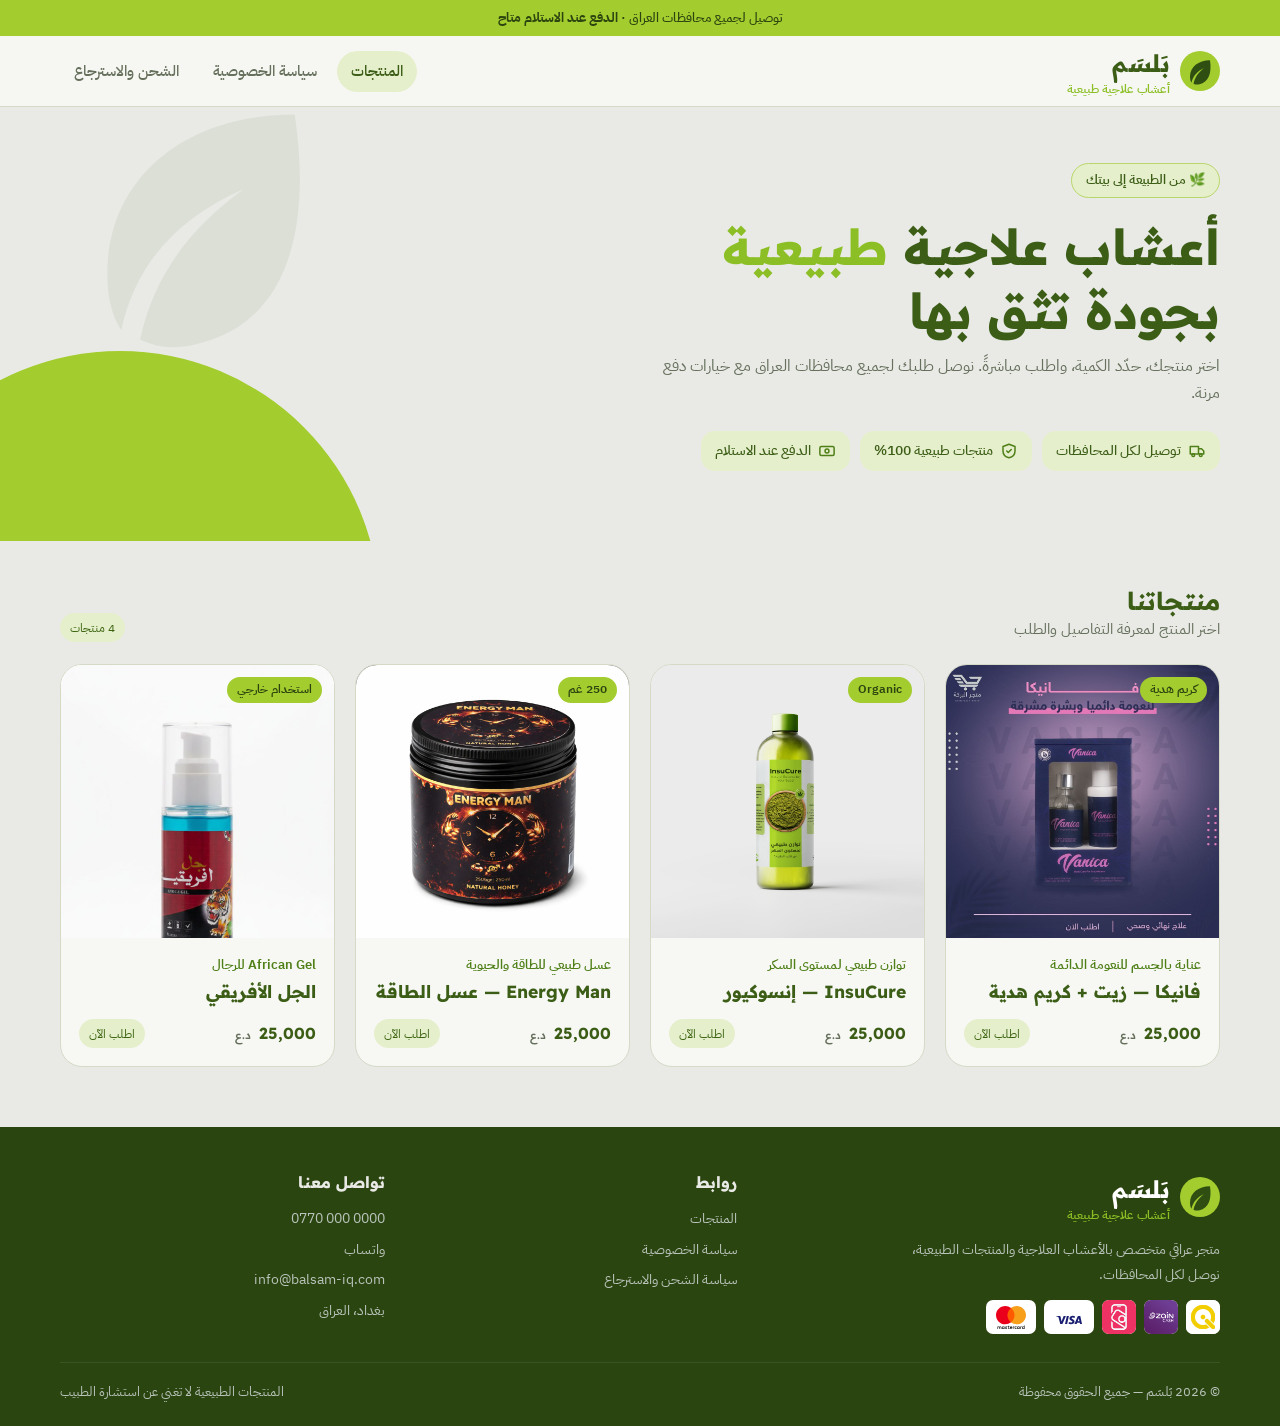
<file: index.html>
<!doctype html>
<html lang="ar" dir="rtl">
<head>
<meta charset="utf-8">
<meta name="viewport" content="width=device-width,initial-scale=1">
<title>بَلسَم | أعشاب علاجية طبيعية</title>
<meta name="description" content="بَلسَم — متجر عراقي للأعشاب العلاجية والمنتجات الطبيعية. توصيل لكل المحافظات والدفع عبر سوبر كي وزين كاش وفاست باي والبطاقات أو عند الاستلام.">
<meta name="theme-color" content="#a3cc2e">
<link rel="icon" href="assets/favicon.svg" type="image/svg+xml">
<link rel="preconnect" href="https://fonts.googleapis.com"><link rel="preconnect" href="https://fonts.gstatic.com" crossorigin>
<link href="https://fonts.googleapis.com/css2?family=IBM+Plex+Sans+Arabic:wght@400;500;600;700&family=Readex+Pro:wght@500;600;700&display=swap" rel="stylesheet">
<link rel="stylesheet" href="assets/style.css">
<script src="assets/pixel.js"></script>
</head>
<body data-page="home">
<main>
  <section class="hero">
    <svg class="leaves" viewBox="0 0 64 64"><path d="M52 8C28 8 12 22 12 42c0 5 1 9 3 12 3-14 12-24 26-30-11 8-19 18-22 32 4 2 8 2 12 1 18-4 25-22 21-49Z"/></svg>
    <div class="wrap">
      <span class="eyebrow">🌿 من الطبيعة إلى بيتك</span>
      <h1>أعشاب علاجية <em>طبيعية</em><br>بجودة تثق بها</h1>
      <p>اختر منتجك، حدّد الكمية، واطلب مباشرةً. نوصل طلبك لجميع محافظات العراق مع خيارات دفع مرنة.</p>
      <div class="trust">
        <span><svg viewBox="0 0 24 24" fill="none" stroke="currentColor" stroke-width="2" stroke-linecap="round" stroke-linejoin="round"><path d="M3 6h11v10H3zM14 9h4l3 3v4h-7"/><circle cx="7" cy="17.5" r="1.8"/><circle cx="17" cy="17.5" r="1.8"/></svg>توصيل لكل المحافظات</span>
        <span><svg viewBox="0 0 24 24" fill="none" stroke="currentColor" stroke-width="2" stroke-linecap="round" stroke-linejoin="round"><path d="M12 3 4 6v6c0 5 3.5 8 8 9 4.5-1 8-4 8-9V6z"/><path d="m9 12 2 2 4-4"/></svg>منتجات طبيعية 100%</span>
        <span><svg viewBox="0 0 24 24" fill="none" stroke="currentColor" stroke-width="2" stroke-linecap="round"><rect x="2.5" y="6" width="19" height="12" rx="2"/><circle cx="12" cy="12" r="2.6"/></svg>الدفع عند الاستلام</span>
      </div>
    </div>
  </section>

  <section class="section" id="products">
    <div class="wrap">
      <div class="sec-head"><div><h2>منتجاتنا</h2><p>اختر المنتج لمعرفة التفاصيل والطلب</p></div><span class="chip" id="count"></span></div>
      <div class="grid" id="grid"></div>
    </div>
  </section>
</main>
<script src="assets/config.js"></script>
<script src="assets/app.js"></script>
</body>
</html>
</file>
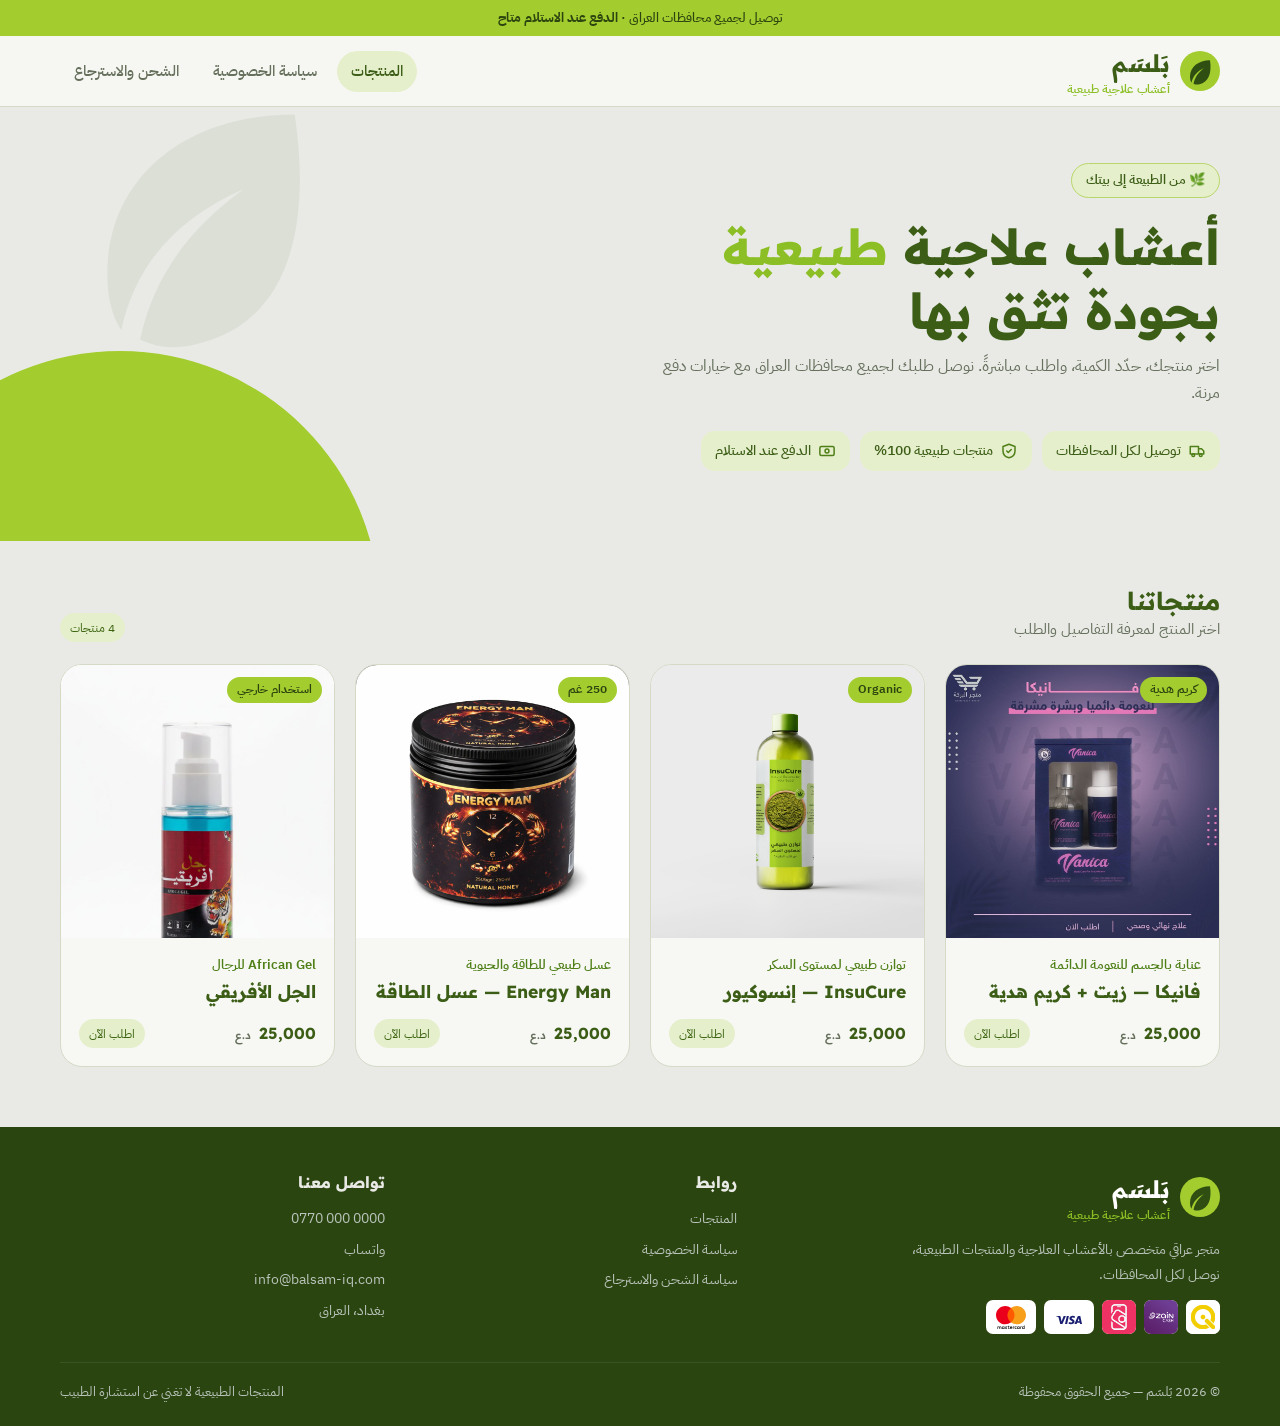
<file: checkout.html>
<!doctype html>
<html lang="ar" dir="rtl">
<head>
<meta charset="utf-8">
<meta name="viewport" content="width=device-width,initial-scale=1">
<title>إتمام الطلب | بَلسَم</title>
<meta name="theme-color" content="#a3cc2e">
<meta name="robots" content="noindex">
<link rel="icon" href="assets/favicon.svg" type="image/svg+xml">
<link rel="preconnect" href="https://fonts.googleapis.com"><link rel="preconnect" href="https://fonts.gstatic.com" crossorigin>
<link href="https://fonts.googleapis.com/css2?family=IBM+Plex+Sans+Arabic:wght@400;500;600;700&family=Readex+Pro:wght@500;600;700&display=swap" rel="stylesheet">
<link rel="stylesheet" href="assets/style.css">
<script src="assets/pixel.js"></script>
</head>
<body data-page="checkout">
<main class="wrap">
  <div class="crumbs"><a href="./">المنتجات</a> / إتمام الطلب</div>
  <form id="form" class="checkout" novalidate>
    <div>
      <section class="panel">
        <h2><span class="num">1</span> معلومات التواصل</h2>
        <div class="fields">
          <div class="f full"><label for="phone">رقم الهاتف <i>*</i></label><input id="phone" type="tel" dir="ltr" inputmode="tel" autocomplete="tel" placeholder="07XX XXX XXXX"><span class="err"></span></div>
        </div>
      </section>

      <section class="panel">
        <h2><span class="num">2</span> عنوان التوصيل</h2>
        <div class="fields">
          <div class="f"><label for="gov">المحافظة <i>*</i></label><select id="gov"></select><span class="err"></span></div>
          <div class="f"><label for="area">المنطقة / الحي <i>*</i></label><input id="area" placeholder="مثال: المنصور"><span class="err"></span></div>
          <div class="f full"><label for="address">العنوان الكامل <i>*</i></label><input id="address" autocomplete="street-address" placeholder="المحلة، الزقاق، رقم الدار"><span class="err"></span></div>
          <div class="f full"><label for="landmark">أقرب نقطة دالة</label><input id="landmark" placeholder="مثال: قرب جامع … / مقابل مدرسة …"></div>
          <div class="f full"><label for="notes">ملاحظات (اختياري)</label><textarea id="notes" placeholder="أي ملاحظة على الطلب أو وقت التوصيل"></textarea></div>
        </div>
      </section>

      <section class="panel">
        <h2><span class="num">3</span> طريقة الدفع</h2>
        <div class="methods" id="methods"></div>
        <div class="method-note" id="mnote"></div>
      </section>
    </div>

    <aside class="panel summary">
      <h2>ملخص الطلب</h2>
      <div class="sitem" id="sitem"></div>
      <div class="editq"><span style="font-weight:600;font-size:.92rem">الكمية</span>
        <div class="qty"><button type="button" data-d="1" aria-label="زيادة">+</button><input id="cq" type="number" min="1" max="99" inputmode="numeric"><button type="button" data-d="-1" aria-label="إنقاص">−</button></div>
      </div>
      <div class="lines">
        <div><span>المجموع <span id="l-qty"></span></span><span class="price" id="l-sub"></span></div>
        <div><span>أجور التوصيل</span><span class="price" id="l-ship"></span></div>
        <div class="grand"><span>الإجمالي</span><span id="l-tot"></span></div>
      </div>
      <button class="btn" id="place" type="submit">
        <svg viewBox="0 0 24 24" fill="none" stroke="currentColor" stroke-width="2" stroke-linecap="round"><rect x="4" y="10" width="16" height="11" rx="2"/><path d="M8 10V7a4 4 0 0 1 8 0v3"/></svg>
        تأكيد الطلب والدفع
      </button>
      <p class="safe" style="text-align:center">بالضغط على تأكيد الطلب فإنك توافق على <a href="privacy.html" style="color:var(--teal);margin-inline:3px">سياسة الخصوصية</a></p>
    </aside>
  </form>
</main>
<script src="assets/config.js"></script>
<script src="assets/app.js"></script>
</body>
</html>
</file>
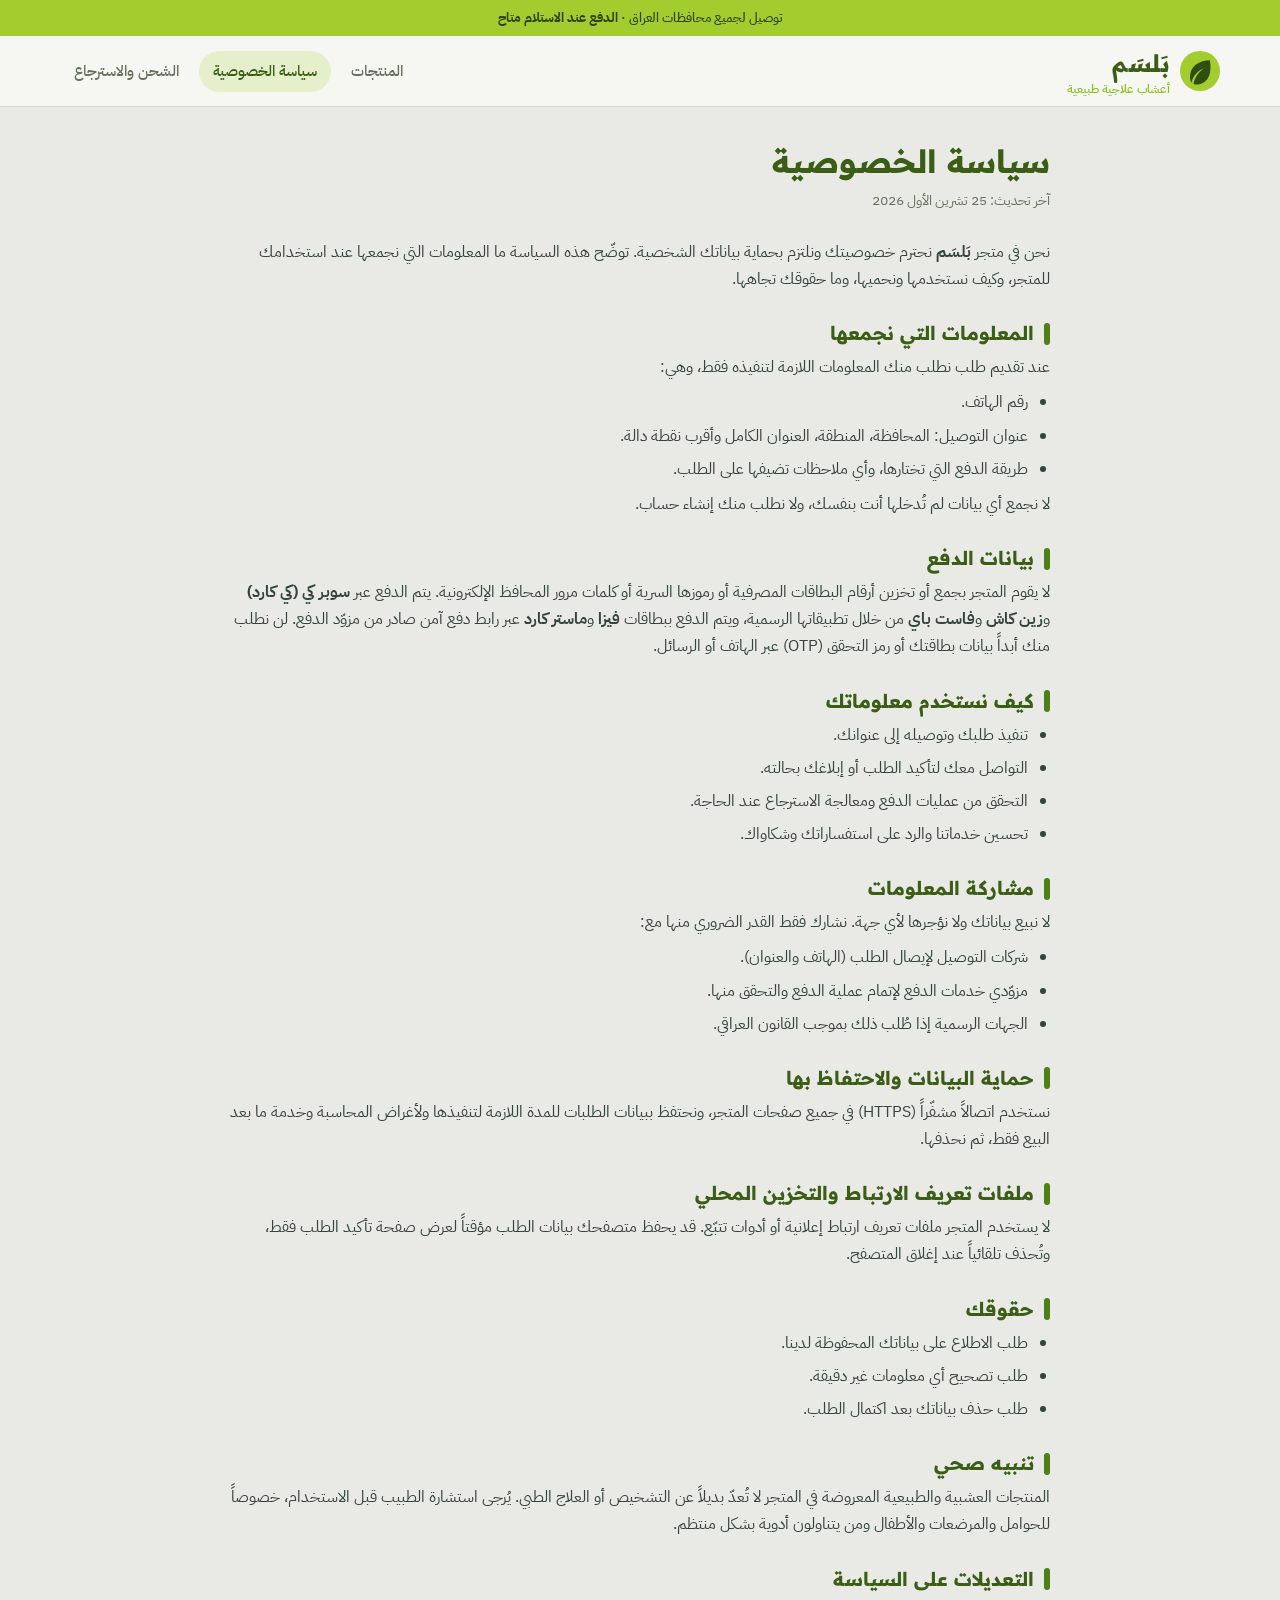
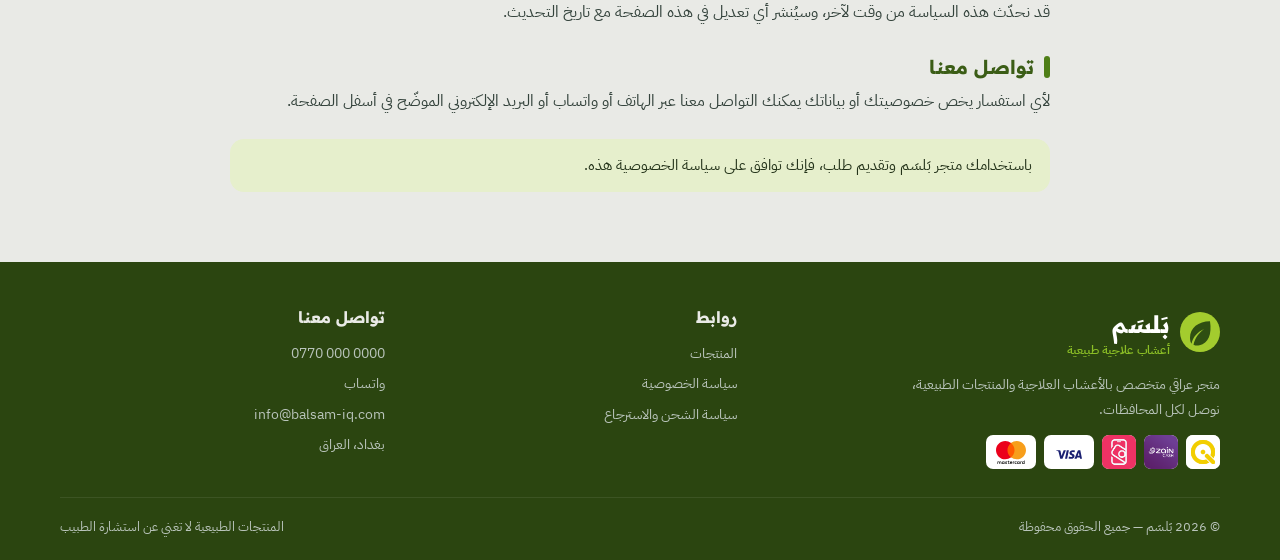
<file: privacy.html>
<!doctype html>
<html lang="ar" dir="rtl">
<head>
<meta charset="utf-8">
<meta name="viewport" content="width=device-width,initial-scale=1">
<title>سياسة الخصوصية | بَلسَم</title>
<meta name="theme-color" content="#a3cc2e">
<link rel="icon" href="assets/favicon.svg" type="image/svg+xml">
<link rel="preconnect" href="https://fonts.googleapis.com"><link rel="preconnect" href="https://fonts.gstatic.com" crossorigin>
<link href="https://fonts.googleapis.com/css2?family=IBM+Plex+Sans+Arabic:wght@400;500;600;700&family=Readex+Pro:wght@500;600;700&display=swap" rel="stylesheet">
<link rel="stylesheet" href="assets/style.css">
<script src="assets/pixel.js"></script>
</head>
<body data-page="privacy">
<main class="wrap"><article class="doc">
  <h1>سياسة الخصوصية</h1>
  <p class="upd">آخر تحديث: 25 تشرين الأول 2026</p>

  <p>نحن في متجر <b>بَلسَم</b> نحترم خصوصيتك ونلتزم بحماية بياناتك الشخصية. توضّح هذه السياسة ما المعلومات التي نجمعها عند استخدامك للمتجر، وكيف نستخدمها ونحميها، وما حقوقك تجاهها.</p>

  <h2>المعلومات التي نجمعها</h2>
  <p>عند تقديم طلب نطلب منك المعلومات اللازمة لتنفيذه فقط، وهي:</p>
  <ul>
    <li>رقم الهاتف.</li>
    <li>عنوان التوصيل: المحافظة، المنطقة، العنوان الكامل وأقرب نقطة دالة.</li>
    <li>طريقة الدفع التي تختارها، وأي ملاحظات تضيفها على الطلب.</li>
  </ul>
  <p>لا نجمع أي بيانات لم تُدخلها أنت بنفسك، ولا نطلب منك إنشاء حساب.</p>

  <h2>بيانات الدفع</h2>
  <p>لا يقوم المتجر بجمع أو تخزين أرقام البطاقات المصرفية أو رموزها السرية أو كلمات مرور المحافظ الإلكترونية. يتم الدفع عبر <b>سوبر كي (كي كارد)</b> و<b>زين كاش</b> و<b>فاست باي</b> من خلال تطبيقاتها الرسمية، ويتم الدفع ببطاقات <b>فيزا</b> و<b>ماستر كارد</b> عبر رابط دفع آمن صادر من مزوّد الدفع. لن نطلب منك أبداً بيانات بطاقتك أو رمز التحقق (OTP) عبر الهاتف أو الرسائل.</p>

  <h2>كيف نستخدم معلوماتك</h2>
  <ul>
    <li>تنفيذ طلبك وتوصيله إلى عنوانك.</li>
    <li>التواصل معك لتأكيد الطلب أو إبلاغك بحالته.</li>
    <li>التحقق من عمليات الدفع ومعالجة الاسترجاع عند الحاجة.</li>
    <li>تحسين خدماتنا والرد على استفساراتك وشكاواك.</li>
  </ul>

  <h2>مشاركة المعلومات</h2>
  <p>لا نبيع بياناتك ولا نؤجرها لأي جهة. نشارك فقط القدر الضروري منها مع:</p>
  <ul>
    <li>شركات التوصيل لإيصال الطلب (الهاتف والعنوان).</li>
    <li>مزوّدي خدمات الدفع لإتمام عملية الدفع والتحقق منها.</li>
    <li>الجهات الرسمية إذا طُلب ذلك بموجب القانون العراقي.</li>
  </ul>

  <h2>حماية البيانات والاحتفاظ بها</h2>
  <p>نستخدم اتصالاً مشفّراً (HTTPS) في جميع صفحات المتجر، ونحتفظ ببيانات الطلبات للمدة اللازمة لتنفيذها ولأغراض المحاسبة وخدمة ما بعد البيع فقط، ثم نحذفها.</p>

  <h2>ملفات تعريف الارتباط والتخزين المحلي</h2>
  <p>لا يستخدم المتجر ملفات تعريف ارتباط إعلانية أو أدوات تتبّع. قد يحفظ متصفحك بيانات الطلب مؤقتاً لعرض صفحة تأكيد الطلب فقط، وتُحذف تلقائياً عند إغلاق المتصفح.</p>

  <h2>حقوقك</h2>
  <ul>
    <li>طلب الاطلاع على بياناتك المحفوظة لدينا.</li>
    <li>طلب تصحيح أي معلومات غير دقيقة.</li>
    <li>طلب حذف بياناتك بعد اكتمال الطلب.</li>
  </ul>

  <h2>تنبيه صحي</h2>
  <p>المنتجات العشبية والطبيعية المعروضة في المتجر لا تُعدّ بديلاً عن التشخيص أو العلاج الطبي. يُرجى استشارة الطبيب قبل الاستخدام، خصوصاً للحوامل والمرضعات والأطفال ومن يتناولون أدوية بشكل منتظم.</p>

  <h2>التعديلات على السياسة</h2>
  <p>قد نحدّث هذه السياسة من وقت لآخر، وسيُنشر أي تعديل في هذه الصفحة مع تاريخ التحديث.</p>

  <h2>تواصل معنا</h2>
  <p>لأي استفسار يخص خصوصيتك أو بياناتك يمكنك التواصل معنا عبر الهاتف أو واتساب أو البريد الإلكتروني الموضّح في أسفل الصفحة.</p>

  <div class="note">باستخدامك متجر بَلسَم وتقديم طلب، فإنك توافق على سياسة الخصوصية هذه.</div>
</article></main>
<script src="assets/config.js"></script>
<script src="assets/app.js"></script>
</body>
</html>
</file>
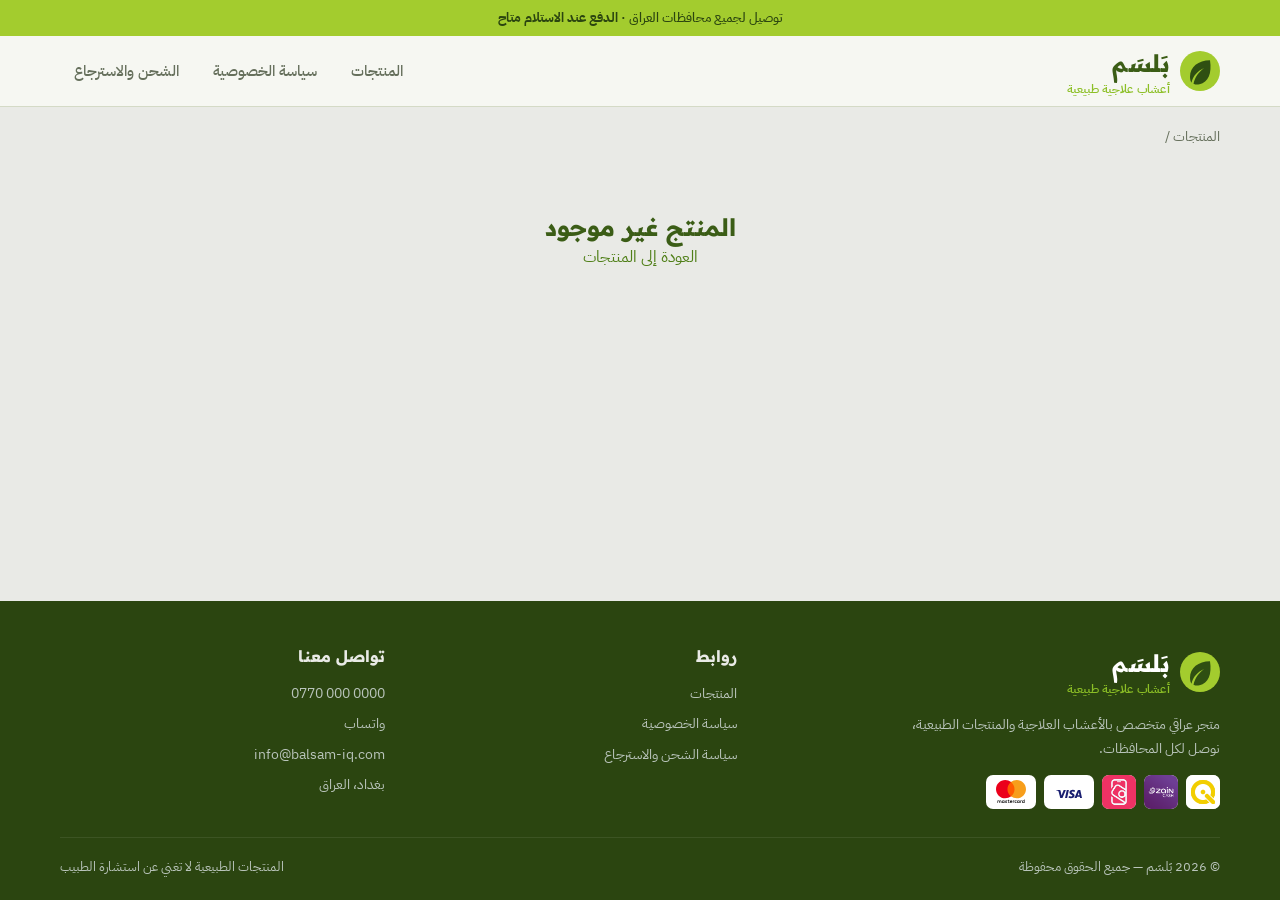
<file: product.html>
<!doctype html>
<html lang="ar" dir="rtl">
<head>
<meta charset="utf-8">
<meta name="viewport" content="width=device-width,initial-scale=1">
<title>المنتج | بَلسَم</title>
<meta name="theme-color" content="#a3cc2e">
<link rel="icon" href="assets/favicon.svg" type="image/svg+xml">
<link rel="preconnect" href="https://fonts.googleapis.com"><link rel="preconnect" href="https://fonts.gstatic.com" crossorigin>
<link href="https://fonts.googleapis.com/css2?family=IBM+Plex+Sans+Arabic:wght@400;500;600;700&family=Readex+Pro:wght@500;600;700&display=swap" rel="stylesheet">
<link rel="stylesheet" href="assets/style.css">
<script src="assets/pixel.js"></script>
</head>
<body data-page="product">
<main class="wrap">
  <div class="crumbs"><a href="./">المنتجات</a> / <span id="crumb"></span></div>
  <div id="product"></div>
</main>
<script src="assets/config.js"></script>
<script src="assets/app.js"></script>
</body>
</html>
</file>
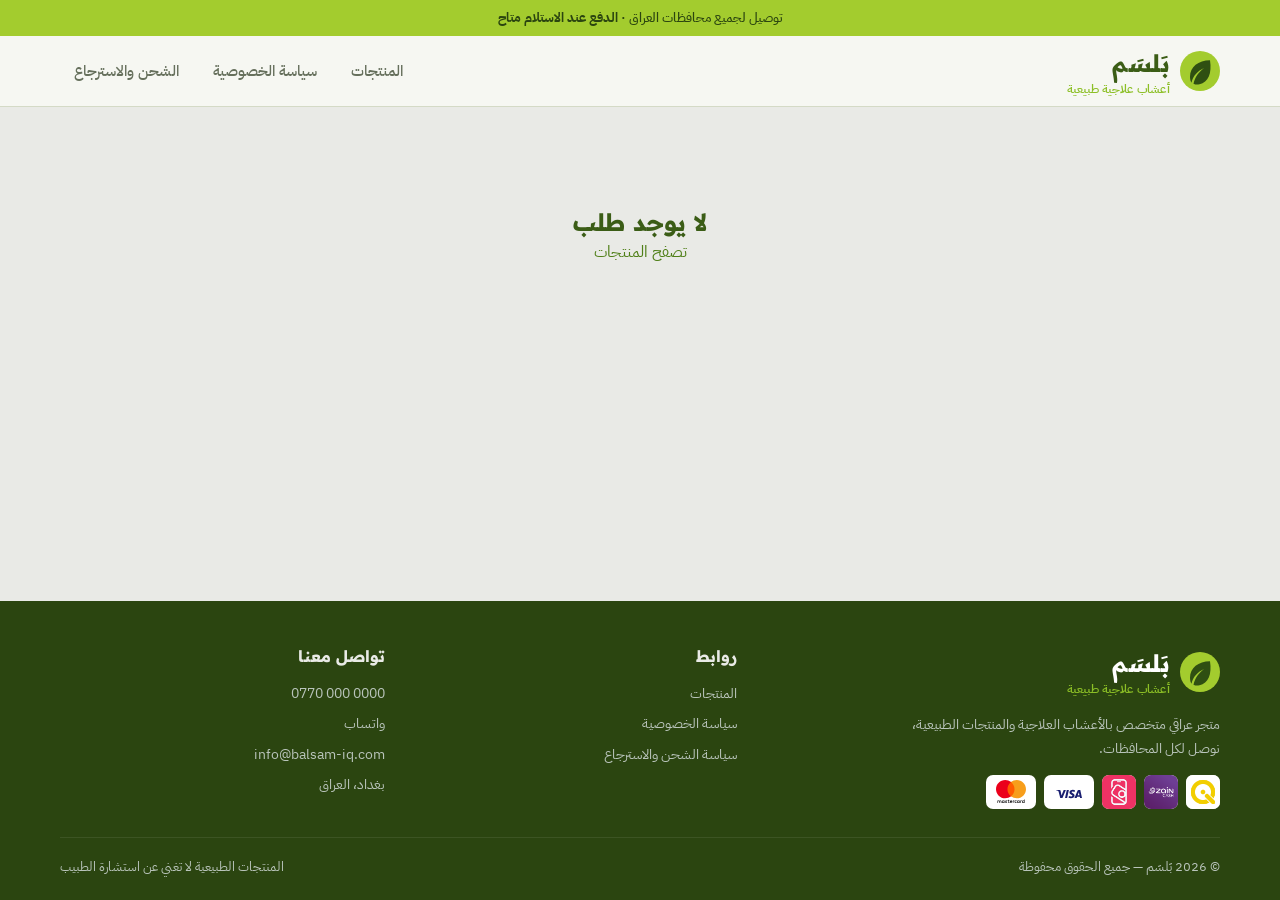
<file: success.html>
<!doctype html>
<html lang="ar" dir="rtl">
<head>
<meta charset="utf-8">
<meta name="viewport" content="width=device-width,initial-scale=1">
<title>تم استلام طلبك | بَلسَم</title>
<meta name="theme-color" content="#a3cc2e">
<meta name="robots" content="noindex">
<link rel="icon" href="assets/favicon.svg" type="image/svg+xml">
<link rel="preconnect" href="https://fonts.googleapis.com"><link rel="preconnect" href="https://fonts.gstatic.com" crossorigin>
<link href="https://fonts.googleapis.com/css2?family=IBM+Plex+Sans+Arabic:wght@400;500;600;700&family=Readex+Pro:wght@500;600;700&display=swap" rel="stylesheet">
<link rel="stylesheet" href="assets/style.css">
<script src="assets/pixel.js"></script>
</head>
<body data-page="success">
<main class="wrap"><div class="done" id="done"></div></main>
<script src="assets/config.js"></script>
<script src="assets/app.js"></script>
</body>
</html>
</file>
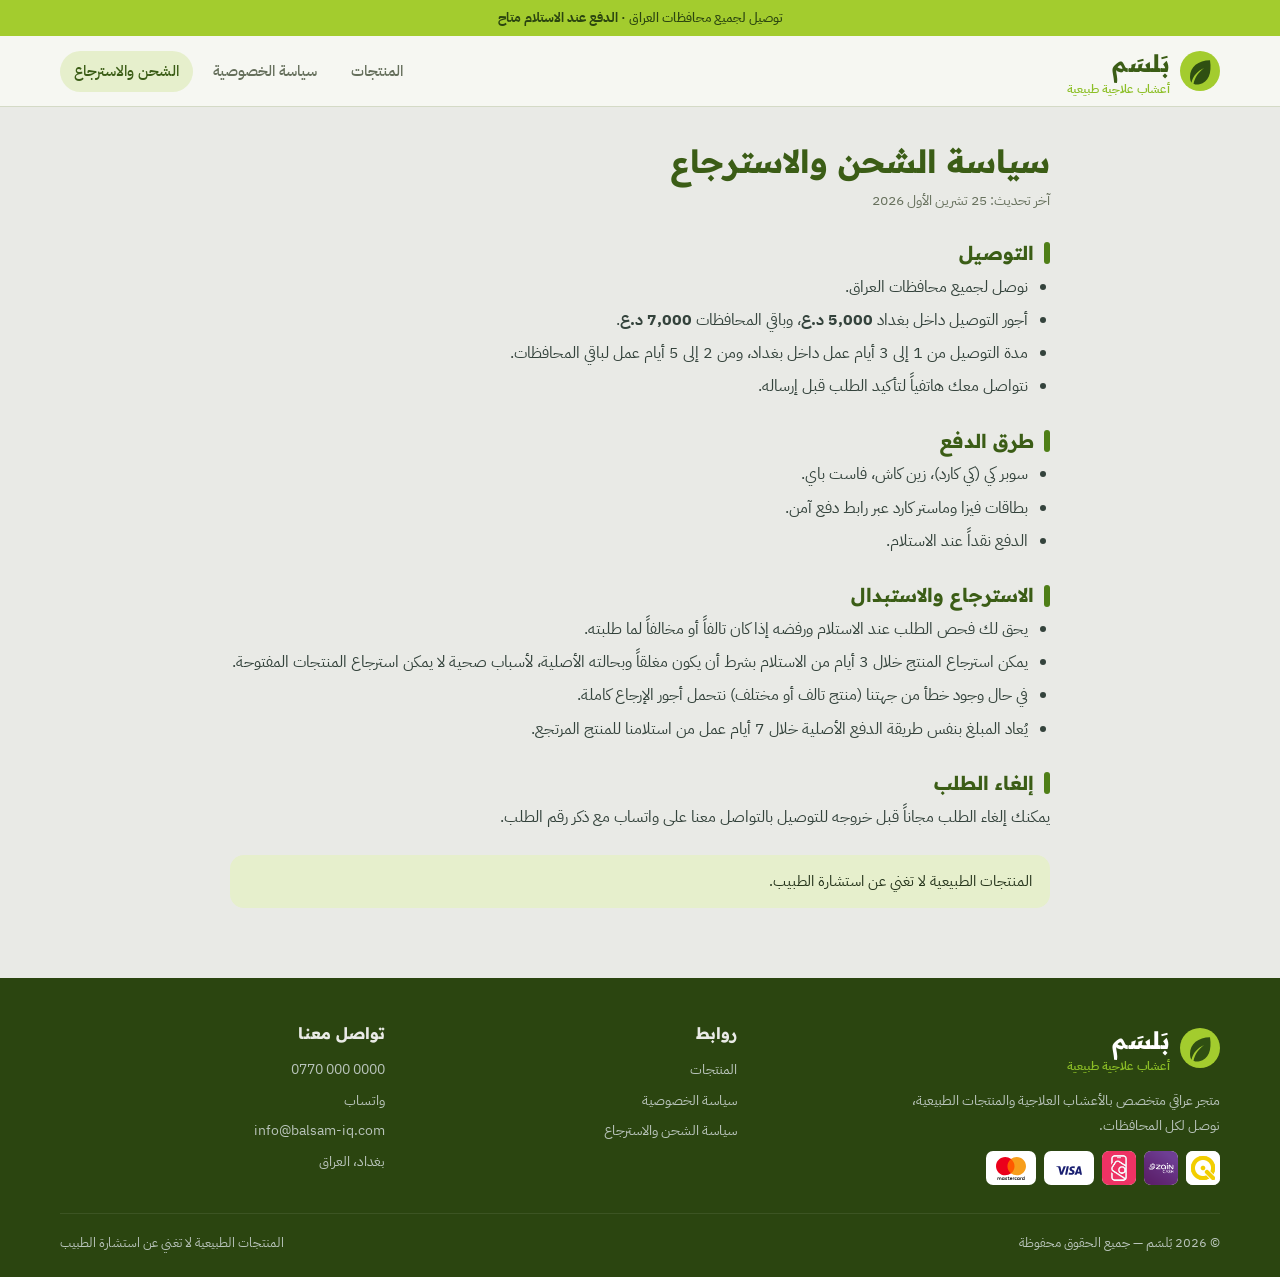
<file: terms.html>
<!doctype html>
<html lang="ar" dir="rtl">
<head>
<meta charset="utf-8">
<meta name="viewport" content="width=device-width,initial-scale=1">
<title>سياسة الشحن والاسترجاع | بَلسَم</title>
<meta name="theme-color" content="#a3cc2e">
<link rel="icon" href="assets/favicon.svg" type="image/svg+xml">
<link rel="preconnect" href="https://fonts.googleapis.com"><link rel="preconnect" href="https://fonts.gstatic.com" crossorigin>
<link href="https://fonts.googleapis.com/css2?family=IBM+Plex+Sans+Arabic:wght@400;500;600;700&family=Readex+Pro:wght@500;600;700&display=swap" rel="stylesheet">
<link rel="stylesheet" href="assets/style.css">
<script src="assets/pixel.js"></script>
</head>
<body data-page="terms">
<main class="wrap"><article class="doc">
  <h1>سياسة الشحن والاسترجاع</h1>
  <p class="upd">آخر تحديث: 25 تشرين الأول 2026</p>

  <h2>التوصيل</h2>
  <ul>
    <li>نوصل لجميع محافظات العراق.</li>
    <li>أجور التوصيل داخل بغداد <b id="sb"></b>، وباقي المحافظات <b id="so"></b>.</li>
    <li>مدة التوصيل من 1 إلى 3 أيام عمل داخل بغداد، ومن 2 إلى 5 أيام عمل لباقي المحافظات.</li>
    <li>نتواصل معك هاتفياً لتأكيد الطلب قبل إرساله.</li>
  </ul>

  <h2>طرق الدفع</h2>
  <ul>
    <li>سوبر كي (كي كارد)، زين كاش، فاست باي.</li>
    <li>بطاقات فيزا وماستر كارد عبر رابط دفع آمن.</li>
    <li>الدفع نقداً عند الاستلام.</li>
  </ul>

  <h2>الاسترجاع والاستبدال</h2>
  <ul>
    <li>يحق لك فحص الطلب عند الاستلام ورفضه إذا كان تالفاً أو مخالفاً لما طلبته.</li>
    <li>يمكن استرجاع المنتج خلال 3 أيام من الاستلام بشرط أن يكون مغلقاً وبحالته الأصلية، لأسباب صحية لا يمكن استرجاع المنتجات المفتوحة.</li>
    <li>في حال وجود خطأ من جهتنا (منتج تالف أو مختلف) نتحمل أجور الإرجاع كاملة.</li>
    <li>يُعاد المبلغ بنفس طريقة الدفع الأصلية خلال 7 أيام عمل من استلامنا للمنتج المرتجع.</li>
  </ul>

  <h2>إلغاء الطلب</h2>
  <p>يمكنك إلغاء الطلب مجاناً قبل خروجه للتوصيل بالتواصل معنا على واتساب مع ذكر رقم الطلب.</p>

  <div class="note">المنتجات الطبيعية لا تغني عن استشارة الطبيب.</div>
</article></main>
<script src="assets/config.js"></script>
<script src="assets/app.js"></script>
<script>
  const f = n => n.toLocaleString("en-US") + " " + STORE.currency;
  document.getElementById("sb").textContent = f(STORE.delivery.baghdad);
  document.getElementById("so").textContent = f(STORE.delivery.other);
</script>
</body>
</html>
</file>
<file: assets/style.css>
:root{
  --ink:#2b4510;        /* أخضر زيتوني غامق */
  --forest:#3b5d16;     /* أخضر العناوين */
  --olive:#8cbf26;      /* ليموني */
  --olive-soft:#b8d76a;
  --teal:#4f7f17;       /* لون الأزرار */
  --teal-deep:#3b6410;
  --sky:#a3cc2e;        /* أخضر ليموني */
  --sky-soft:#e6efcc;   /* مريمية فاتح */
  --cream:#e9eae6;      /* رمادي فاتح */
  --sand:#dde5c6;
  --paper:#f7f8f4;
  --text:#24331a;
  --muted:#66705c;
  --line:#d4dac6;
  --gold:#c9a24a;
  --danger:#b4432f;
  --radius:22px;
  --shadow:0 12px 30px -14px rgba(43,69,16,.35);
}
*{box-sizing:border-box;margin:0;padding:0}
html{scroll-behavior:smooth}
body{
  font-family:"IBM Plex Sans Arabic",system-ui,sans-serif;
  background:var(--cream);color:var(--text);line-height:1.7;
  -webkit-font-smoothing:antialiased;min-height:100vh;display:flex;flex-direction:column;
}
main{flex:1}
a{color:inherit;text-decoration:none}
img{max-width:100%;display:block}
h1,h2,h3,.display{font-family:"Readex Pro","IBM Plex Sans Arabic",sans-serif;line-height:1.3;color:var(--forest)}
.wrap{width:min(1160px,100% - 32px);margin-inline:auto}

/* ---------- الشريط العلوي ---------- */
.topbar{background:var(--sky);color:var(--ink);font-size:.82rem;text-align:center;padding:7px 12px;font-weight:500}
.topbar b{color:var(--ink);font-weight:700}
header.site{
  background:rgba(247,248,244,.92);backdrop-filter:blur(8px);color:var(--forest);position:sticky;top:0;z-index:50;
  border-bottom:1px solid var(--line);
}
header.site .wrap{display:flex;align-items:center;justify-content:space-between;height:70px;gap:16px}
.brand{display:flex;align-items:center;gap:10px}
.brand svg{width:40px;height:40px}
.brand .n{font-family:"Readex Pro";font-size:1.5rem;font-weight:700;letter-spacing:.5px}
.brand .t{display:block;font-size:.72rem;color:var(--olive);margin-top:-4px;font-weight:600}
nav.main{display:flex;gap:6px}
nav.main a{padding:8px 14px;border-radius:999px;font-size:.92rem;color:var(--muted);transition:.2s;font-weight:500}
nav.main a:hover,nav.main a.on{background:var(--sky-soft);color:var(--forest)}

/* ---------- الواجهة ---------- */
.hero{
  background:var(--cream);color:var(--text);padding:56px 0 70px;position:relative;overflow:hidden;
}
.hero::after{
  content:"";position:absolute;width:520px;height:520px;border-radius:50%;background:var(--sky);
  left:-140px;bottom:-330px;z-index:0
}
.hero .wrap{position:relative;z-index:1}
.hero .eyebrow{display:inline-flex;align-items:center;gap:8px;background:var(--sky-soft);border:1px solid var(--olive-soft);padding:5px 14px;border-radius:999px;font-size:.82rem;color:var(--forest);font-weight:600}
.hero h1{font-size:clamp(1.9rem,4.8vw,3.1rem);margin:16px 0 10px;font-weight:700;color:var(--forest)}
.hero h1 em{font-style:normal;color:var(--olive)}
.hero p{color:var(--muted);max-width:560px}
.hero .leaves{position:absolute;left:4%;top:-30px;width:300px;opacity:.07;z-index:0;fill:var(--forest)}
.trust{display:flex;flex-wrap:wrap;gap:10px;margin-top:24px;font-size:.88rem;color:var(--forest)}
.trust span{display:flex;align-items:center;gap:7px;background:var(--sky-soft);border-radius:14px;padding:8px 14px;font-weight:500}
.trust svg{width:18px;height:18px;color:var(--teal)}

/* ---------- المنتجات ---------- */
.section{padding:44px 0 60px}
.sec-head{display:flex;align-items:end;justify-content:space-between;gap:12px;margin-bottom:22px}
.sec-head h2{font-size:1.55rem}
.sec-head p{color:var(--muted);font-size:.92rem}
.grid{display:grid;grid-template-columns:repeat(auto-fill,minmax(250px,1fr));gap:20px}
.card{
  background:var(--paper);border-radius:var(--radius);overflow:hidden;border:1px solid var(--line);
  transition:transform .25s,box-shadow .25s;display:flex;flex-direction:column;
}
.card:hover{transform:translateY(-4px);box-shadow:var(--shadow)}
.card .ph{aspect-ratio:1/1}
.card .body{padding:16px 18px 18px;display:flex;flex-direction:column;gap:4px;flex:1}
.card .sub{font-size:.8rem;color:var(--teal);font-weight:600}
.card h3{font-size:1.1rem}
.card .row{display:flex;align-items:center;justify-content:space-between;margin-top:auto;padding-top:12px}
.price{font-family:"Readex Pro";font-weight:700;color:var(--forest)}
.price small{font-size:.75em;color:var(--muted);font-weight:500;margin-inline-start:3px}
.chip{font-size:.78rem;background:var(--sky-soft);color:var(--teal-deep);padding:4px 10px;border-radius:999px}

/* صورة تجريبية */
.ph{position:relative;display:grid;place-items:center;overflow:hidden}
.ph img{width:100%;height:100%;object-fit:cover}
.ph.olive{background:linear-gradient(150deg,#f3f5ee,#dfe8c8)}
.ph.contain img{object-fit:contain}
.ph.contain{background:#fff}
.ph.teal{background:linear-gradient(150deg,#d8efec,#8ccfc8)}
.ph.sky{background:linear-gradient(150deg,#e8f5f9,#a9dcea)}
.ph svg.leaf{width:42%;opacity:.85}
.ph .tag{position:absolute;top:12px;inset-inline-start:12px;background:var(--sky);color:var(--ink);font-weight:600;font-size:.72rem;padding:3px 10px;border-radius:999px}

/* ---------- صفحة المنتج ---------- */
.crumbs{font-size:.85rem;color:var(--muted);padding:18px 0 4px}
.crumbs a:hover{color:var(--teal)}
.product{display:grid;grid-template-columns:1.05fr 1fr;gap:36px;padding:18px 0 60px;align-items:start}
.product .ph{border-radius:24px;aspect-ratio:1/1;border:1px solid var(--line)}
.gallery{position:sticky;top:90px}
.thumbs{display:grid;grid-template-columns:repeat(6,1fr);gap:8px;margin-top:10px}
.thumbs button{border:2px solid transparent;border-radius:12px;overflow:hidden;padding:0;cursor:pointer;background:none;aspect-ratio:1/1;opacity:.7;transition:.2s}
.thumbs button img{width:100%;height:100%;object-fit:cover}
.thumbs button.on,.thumbs button:hover{border-color:var(--teal);opacity:1}
.psec{background:var(--paper);border:1px solid var(--line);border-radius:var(--radius);padding:18px 20px 6px;margin-top:16px}
.psec h3{font-size:1.05rem;color:var(--forest)}
.psec .points{margin:10px 0 12px}
.pinfo .sub{color:var(--teal);font-weight:600;font-size:.9rem}
.pinfo h1{font-size:clamp(1.6rem,3.4vw,2.2rem);margin:4px 0 8px}
.pinfo .price{font-size:1.7rem}
.pinfo .desc{color:var(--muted);margin:14px 0}
.points{list-style:none;display:grid;gap:8px;margin:14px 0 22px}
.points li{display:flex;gap:9px;align-items:center;font-size:.94rem}
.points li::before{content:"";width:8px;height:8px;border-radius:50%;background:var(--olive);flex:none}
.buybox{background:var(--paper);border:1px solid var(--line);border-radius:var(--radius);padding:20px}
.buybox label.l{font-weight:600;font-size:.92rem;display:block;margin-bottom:8px}
.variants{display:flex;gap:10px;flex-wrap:wrap;margin-bottom:16px}
.variant input{position:absolute;opacity:0;pointer-events:none}
.variant span{display:flex;align-items:center;gap:8px;padding:9px 16px;border:1.5px solid var(--line);border-radius:12px;cursor:pointer;background:#fff;font-weight:600;transition:.2s}
.variant span i{width:16px;height:16px;border-radius:50%;box-shadow:inset 0 0 0 2px rgba(255,255,255,.6)}
.variant input:checked+span{border-color:var(--teal);background:#f4f8ea;box-shadow:0 0 0 4px rgba(79,127,23,.12)}
.qty{display:inline-flex;align-items:center;border:1.5px solid var(--line);border-radius:14px;overflow:hidden;background:#fff}
.qty button{width:46px;height:46px;border:0;background:transparent;font-size:1.4rem;cursor:pointer;color:var(--forest)}
.qty button:hover{background:var(--sky-soft)}
.qty input{width:64px;height:46px;border:0;text-align:center;font:600 1.1rem "Readex Pro";color:var(--text);background:transparent;-moz-appearance:textfield}
.qty input::-webkit-outer-spin-button,.qty input::-webkit-inner-spin-button{-webkit-appearance:none}
.total{display:flex;justify-content:space-between;align-items:center;margin:18px 0;padding-top:16px;border-top:1px dashed var(--line)}
.total span{color:var(--muted)}
.total b{font:700 1.45rem "Readex Pro";color:var(--teal-deep)}
.btn{
  display:inline-flex;align-items:center;justify-content:center;gap:10px;width:100%;
  background:var(--teal);color:#fff;border:0;border-radius:14px;padding:15px 22px;
  font:700 1.05rem "Readex Pro";cursor:pointer;transition:.2s;box-shadow:0 8px 20px -10px rgba(23,143,136,.8)
}
.btn:hover{background:var(--teal-deep)}
.btn:disabled{opacity:.6;cursor:wait}
.btn.ghost{background:transparent;color:var(--forest);border:1.5px solid var(--line);box-shadow:none}
.btn.ghost:hover{background:var(--sand)}
.btn svg{width:20px;height:20px}
.safe{display:flex;gap:8px;align-items:center;justify-content:center;font-size:.8rem;color:var(--muted);margin-top:12px}
.safe svg{width:15px;height:15px;color:var(--olive)}
.paystrip{display:flex;gap:8px;justify-content:center;margin-top:14px;flex-wrap:wrap}
.paystrip .pl{width:46px;height:32px;border-radius:7px;background:#fff;border:1px solid var(--line);display:grid;place-items:center;overflow:hidden}
.paystrip .pl img{max-width:100%;max-height:100%}
.paystrip .pl.app{width:32px}
.paystrip .pl.app img{width:100%;height:100%;object-fit:contain}
.paystrip .pl.cardlogo img{max-width:80%;max-height:70%}

/* ---------- الدفع ---------- */
.checkout{display:grid;grid-template-columns:1.4fr 1fr;gap:28px;padding:18px 0 60px;align-items:start}
.panel{background:var(--paper);border:1px solid var(--line);border-radius:var(--radius);padding:22px}
.panel h2{font-size:1.15rem;display:flex;align-items:center;gap:10px;margin-bottom:16px}
.panel h2 .num{width:28px;height:28px;border-radius:50%;background:var(--forest);color:var(--cream);display:grid;place-items:center;font-size:.85rem}
.panel+.panel{margin-top:18px}
.fields{display:grid;grid-template-columns:1fr 1fr;gap:14px}
.f{display:flex;flex-direction:column;gap:6px}
.f.full{grid-column:1/-1}
.f label{font-size:.88rem;font-weight:600}
.f label i{color:var(--danger);font-style:normal}
.f input,.f select,.f textarea{
  font:inherit;padding:12px 14px;border:1.5px solid var(--line);border-radius:12px;background:#fff;color:var(--text);transition:.2s;width:100%
}
.f textarea{resize:vertical;min-height:84px}
.f input:focus,.f select:focus,.f textarea:focus{outline:0;border-color:var(--teal);box-shadow:0 0 0 4px rgba(23,143,136,.12)}
.f .err{font-size:.78rem;color:var(--danger);display:none}
.f.bad input,.f.bad select,.f.bad textarea{border-color:var(--danger)}
.f.bad .err{display:block}
.f input[dir=ltr]{text-align:right}

.methods{display:grid;gap:10px}
.method{
  display:flex;align-items:center;gap:14px;padding:13px 15px;border:1.5px solid var(--line);border-radius:14px;
  cursor:pointer;background:#fff;transition:.2s;position:relative
}
.method:hover{border-color:var(--olive-soft)}
.method input{position:absolute;opacity:0;pointer-events:none}
.method .logo{width:42px;height:42px;border-radius:11px;display:grid;place-items:center;overflow:hidden;flex:none;background:#fff;border:1px solid #eee}
.method .logo img{width:100%;height:100%;object-fit:contain}.method .logo.cards{width:auto;padding:0 8px;gap:6px;display:flex}
.method .logo.cards img{width:34px;height:22px;object-fit:contain}
.method .logo.cod{background:var(--sand);color:var(--forest);border-color:var(--line)}
.method .logo.cod svg{width:24px;height:24px}
.method .txt{flex:1}
.method .txt b{display:block;font-size:.97rem}
.method .txt small{color:var(--muted);font-size:.8rem}
.method .dot{width:22px;height:22px;border-radius:50%;border:2px solid var(--line);flex:none;display:grid;place-items:center;transition:.2s}
.method:has(input:checked){border-color:var(--teal);background:#f4f8ea;box-shadow:0 0 0 4px rgba(23,143,136,.1)}
.method:has(input:checked) .dot{border-color:var(--teal);background:var(--teal);box-shadow:inset 0 0 0 4px #fff}
.method-note{font-size:.84rem;background:var(--sky-soft);color:var(--teal-deep);border-radius:12px;padding:11px 14px;margin-top:12px;display:none}
.method-note.show{display:block}

.summary{position:sticky;top:90px}
.sitem{display:flex;gap:14px;align-items:center;padding-bottom:16px;border-bottom:1px solid var(--line)}
.sitem .ph{width:74px;height:74px;border-radius:14px;flex:none}
.sitem .ph svg.leaf{width:50%}
.sitem b{display:block}
.sitem small{color:var(--muted)}
.lines{display:grid;gap:9px;padding:16px 0;font-size:.94rem}
.lines div{display:flex;justify-content:space-between}
.lines span:first-child{color:var(--muted)}
.lines .grand{border-top:1px dashed var(--line);padding-top:12px;margin-top:4px;font-weight:700}
.lines .grand span:last-child{font:700 1.35rem "Readex Pro";color:var(--teal-deep)}
.lines small,.total small{font-size:.7em;color:var(--muted);font-weight:500}
.editq{display:flex;align-items:center;justify-content:space-between;margin-top:12px}
.editq .qty button{width:36px;height:36px;font-size:1.15rem}
.editq .qty input{width:44px;height:36px;font-size:1rem}

/* ---------- نجاح الطلب ---------- */
.done{max-width:640px;margin:40px auto 70px;text-align:center}
.done .ok{width:84px;height:84px;border-radius:50%;background:var(--teal);color:#fff;display:grid;place-items:center;margin:0 auto 18px;box-shadow:0 0 0 10px rgba(23,143,136,.15)}
.done .ok svg{width:42px;height:42px}
.done h1{font-size:1.8rem}
.done .oid{display:inline-block;margin:12px 0 4px;background:var(--ink);color:var(--sky);font:600 1.05rem "Readex Pro";padding:7px 18px;border-radius:999px;letter-spacing:1px;direction:ltr}
.done .panel{text-align:right;margin-top:22px}
.kv{display:grid;gap:8px;font-size:.94rem}
.kv div{display:flex;justify-content:space-between;gap:12px;border-bottom:1px solid var(--sand);padding-bottom:8px}
.kv span:first-child{color:var(--muted)}
.paybox{background:linear-gradient(135deg,var(--forest),var(--teal-deep));color:var(--cream);border-radius:var(--radius);padding:20px;margin-top:18px;text-align:right}
.paybox .acc{display:flex;align-items:center;justify-content:space-between;background:rgba(255,255,255,.1);border-radius:12px;padding:10px 14px;margin-top:10px;direction:ltr;font:600 1.15rem "Readex Pro"}
.paybox .acc button{background:var(--sky);color:var(--ink);border:0;border-radius:8px;padding:6px 12px;font:600 .82rem "IBM Plex Sans Arabic";cursor:pointer}
.actions{display:grid;grid-template-columns:1fr 1fr;gap:12px;margin-top:20px}
.btn.wa{background:#1f9d55;box-shadow:none}
.btn.wa:hover{background:#17803f}

/* ---------- صفحات نصية ---------- */
.doc{max-width:820px;margin:0 auto;padding:34px 0 70px}
.doc h1{font-size:2rem;margin-bottom:6px}
.doc .upd{color:var(--muted);font-size:.88rem;margin-bottom:26px}
.doc h2{font-size:1.2rem;margin:28px 0 8px;color:var(--forest);display:flex;gap:10px;align-items:center}
.doc h2::before{content:"";width:6px;height:22px;border-radius:3px;background:var(--teal)}
.doc p,.doc li{color:#34433c}
.doc ul{padding-inline-start:22px;display:grid;gap:6px;margin:8px 0}
.doc .note{background:var(--sky-soft);border-radius:14px;padding:14px 18px;margin-top:24px;font-size:.92rem}

/* ---------- التذييل ---------- */
footer.site{background:var(--ink);color:#b9c4bb;padding:42px 0 22px;font-size:.9rem}
footer .cols{display:grid;grid-template-columns:1.4fr 1fr 1fr;gap:28px}
footer h4{color:var(--cream);font-family:"Readex Pro";margin-bottom:10px;font-size:1rem}
footer ul{list-style:none;display:grid;gap:6px}
footer a:hover{color:var(--sky)}
footer .pays{display:flex;gap:8px;margin-top:14px;flex-wrap:wrap}
footer .pays .pl{width:50px;height:34px;border-radius:7px;background:#fff;display:grid;place-items:center;overflow:hidden}
footer .pays .pl.app{width:34px}
footer .pays .pl.app img{width:100%;height:100%;object-fit:contain}
footer .pays .pl.cardlogo img{max-width:78%;max-height:68%}
footer .copy{border-top:1px solid rgba(255,255,255,.08);margin-top:28px;padding-top:18px;display:flex;justify-content:space-between;flex-wrap:wrap;gap:8px;font-size:.82rem}

.empty{text-align:center;padding:60px 0;color:var(--muted)}

@media (max-width:860px){
  .product,.checkout{grid-template-columns:1fr}
  .summary,.gallery{position:static}
  footer .cols{grid-template-columns:1fr}
}
@media (max-width:560px){
  nav.main a:not(.keep){display:none}
  .fields{grid-template-columns:1fr}
  .actions{grid-template-columns:1fr}
  .hero{padding:40px 0 46px}
  .hero::after{width:240px;height:240px;left:-90px;bottom:-150px}
  .grid{grid-template-columns:1fr 1fr;gap:12px}
  .card .body{padding:12px}
  .card h3{font-size:.95rem}
  .card .row{flex-direction:column;align-items:flex-start;gap:6px}
}
</file>
